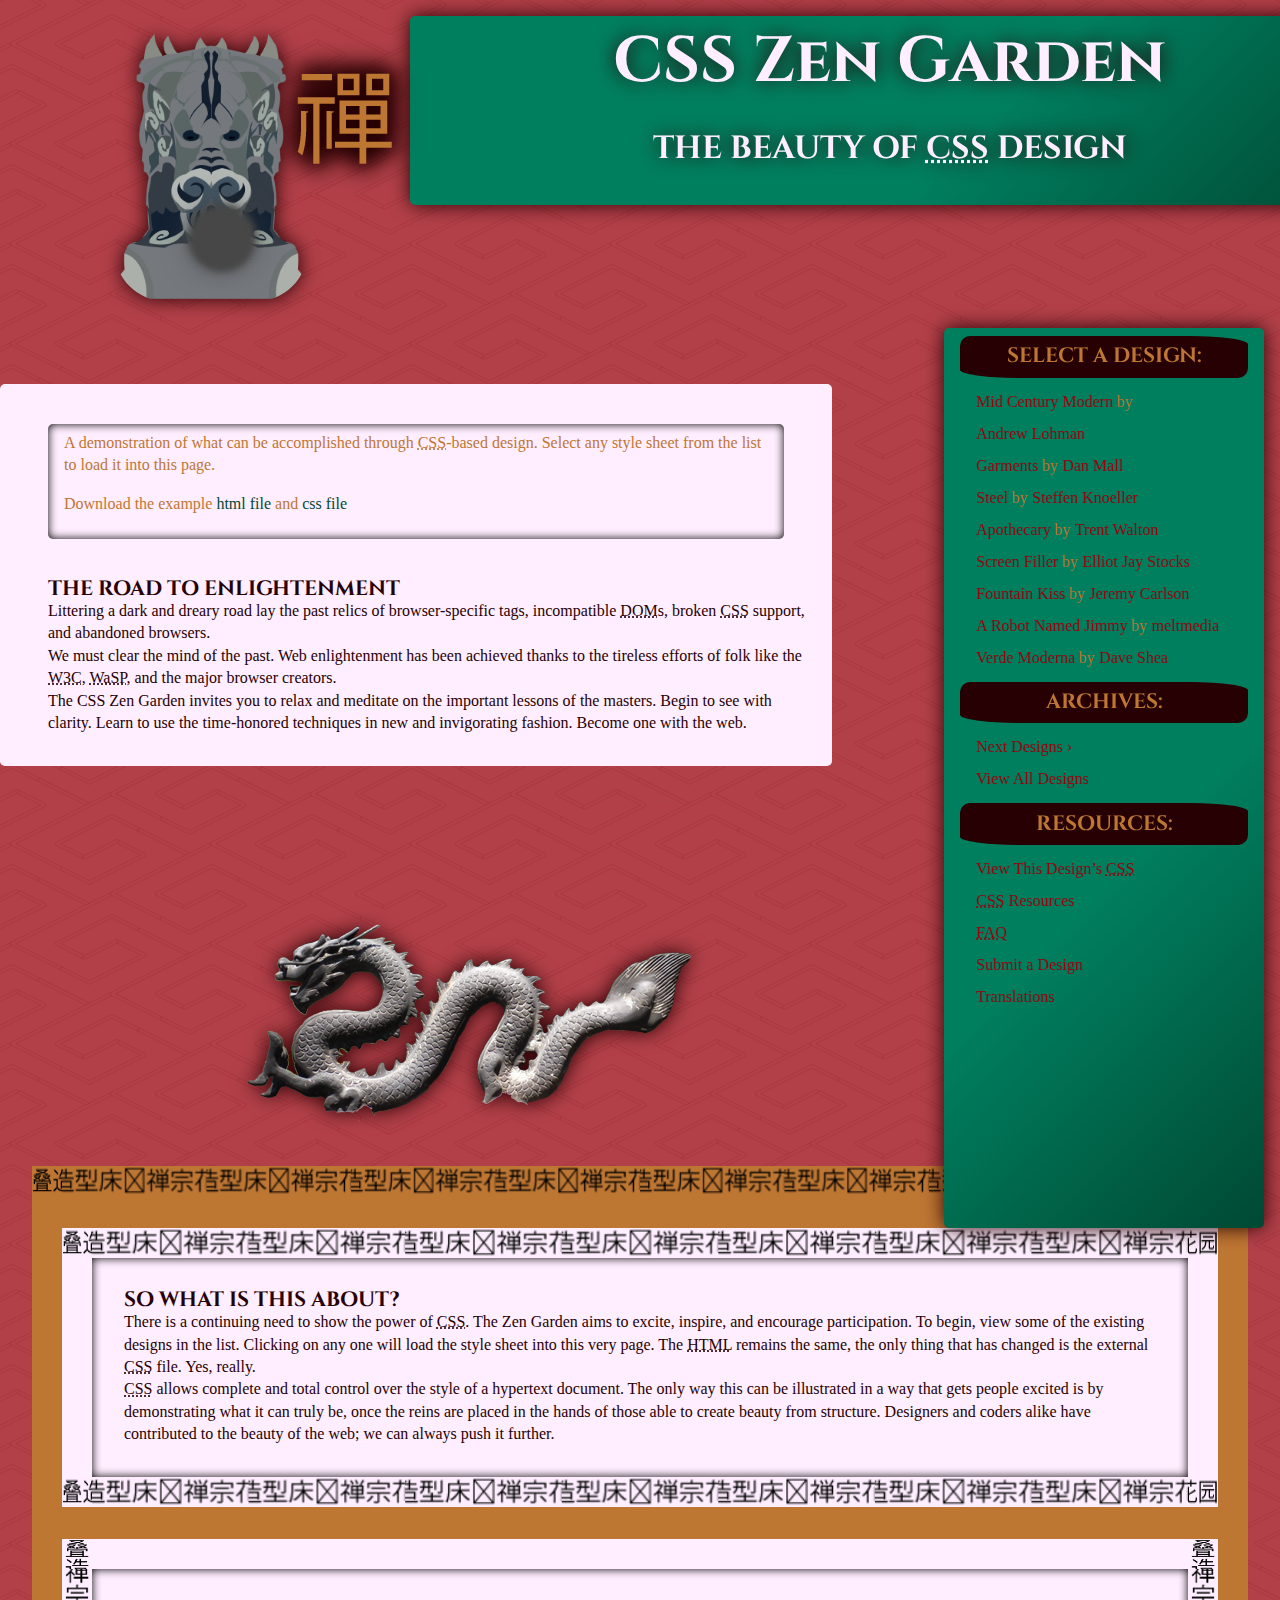
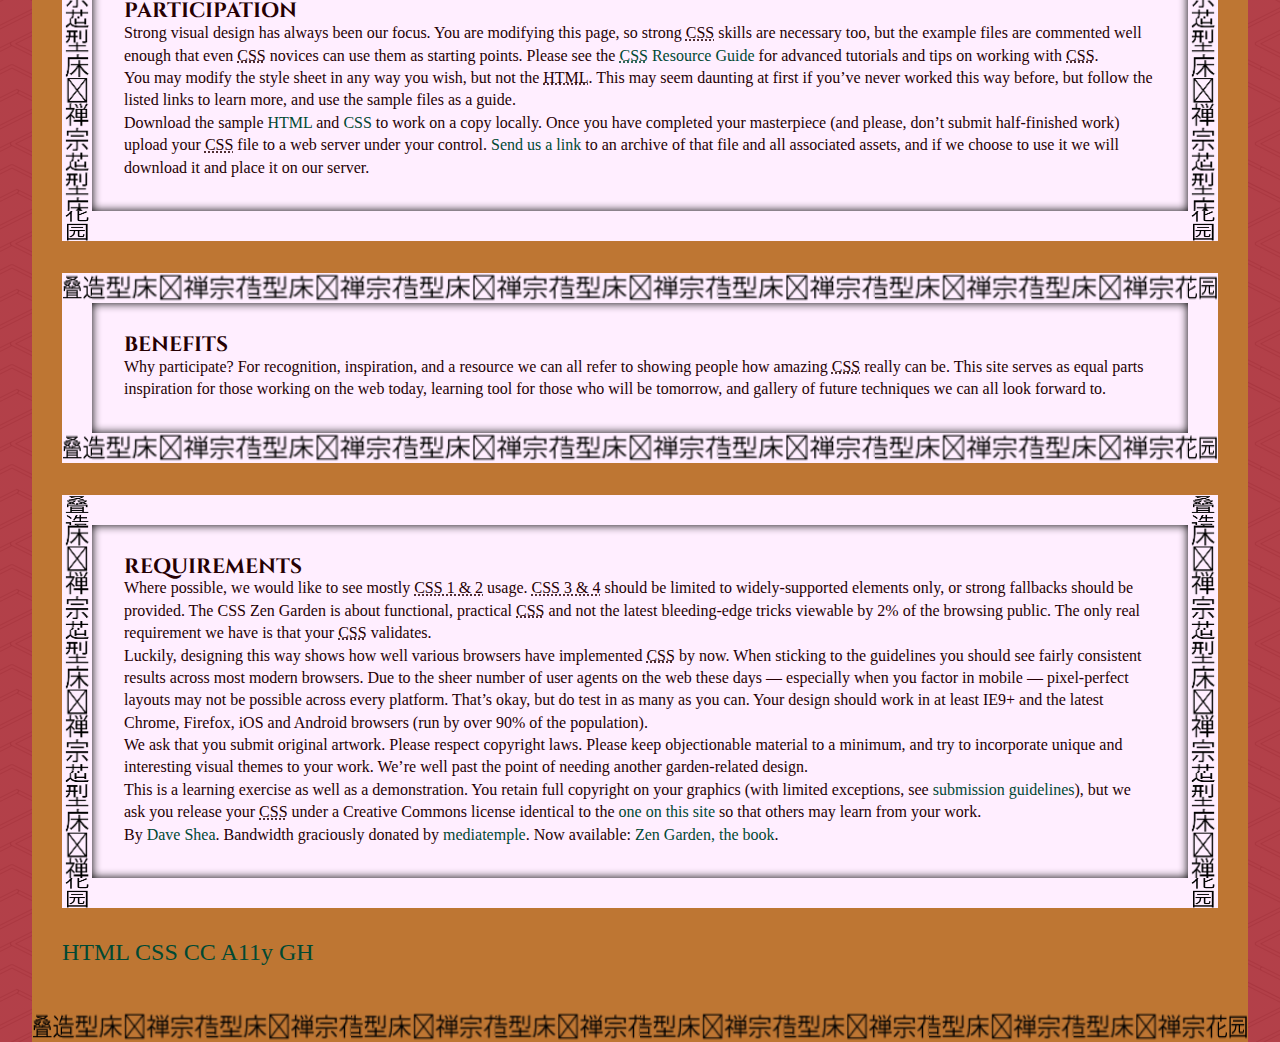
<file: index.html>
<!DOCTYPE html>
<html lang="en">
<head>
	<meta charset="utf-8">
	<title>CSS Zen Garden: The Beauty of CSS Design</title>

	<link rel="stylesheet" media="screen" href="style.css">
	<link rel="alternate" type="application/rss+xml" title="RSS" href="http://www.csszengarden.com/zengarden.xml">

	<meta name="viewport" content="width=device-width, initial-scale=1.0">
	<meta name="author" content="Dave Shea">
	<meta name="description" content="A demonstration of what can be accomplished visually through CSS-based design.">
	<meta name="robots" content="all">


	<!--[if lt IE 9]>
	<script src="script/html5shiv.js"></script>
	<![endif]-->
</head>

<!--



	View source is a feature, not a bug. Thanks for your curiosity and
	interest in participating!

	Here are the submission guidelines for the new and improved csszengarden.com:

	- CSS3? Of course! Prefix for ALL browsers where necessary.
	- go responsive; test your layout at multiple screen sizes.
	- your browser testing baseline: IE9+, recent Chrome/Firefox/Safari, and iOS/Android
	- Graceful degradation is acceptable, and in fact highly encouraged.
	- use classes for styling. Don't use ids.
	- web fonts are cool, just make sure you have a license to share the files. Hosted 
	  services that are applied via the CSS file (ie. Google Fonts) will work fine, but
	  most that require custom HTML won't. TypeKit is supported, see the readme on this
	  page for usage instructions: https://github.com/mezzoblue/csszengarden.com/

	And a few tips on building your CSS file:

	- use :first-child, :last-child and :nth-child to get at non-classed elements
	- use ::before and ::after to create pseudo-elements for extra styling
	- use multiple background images to apply as many as you need to any element
	- use the Kellum Method for image replacement, if still needed. http://goo.gl/GXxdI
	- don't rely on the extra divs at the bottom. Use ::before and ::after instead.

		
-->

<body id="css-zen-garden">
<div class="page-wrapper"> 

	<section class="intro" id="zen-intro">
		<header role="banner">
			<h1>CSS Zen Garden</h1>
			<h2>The Beauty of <abbr title="Cascading Style Sheets">CSS</abbr> Design</h2>
		</header>

		<div class="summary" id="zen-summary" role="article">
			<p>A demonstration of what can be accomplished through <abbr title="Cascading Style Sheets">CSS</abbr>-based design. Select any style sheet from the list to load it into this page.</p>
			<p>Download the example <a href="/examples/index" title="This page's source HTML code, not to be modified.">html file</a> and <a href="/examples/style.css" title="This page's sample CSS, the file you may modify.">css file</a></p>
		</div>

		<div class="preamble" id="zen-preamble" role="article">
			<h3>The Road to Enlightenment</h3>
			<p>Littering a dark and dreary road lay the past relics of browser-specific tags, incompatible <abbr title="Document Object Model">DOM</abbr>s, broken <abbr title="Cascading Style Sheets">CSS</abbr> support, and abandoned browsers.</p>
			<p>We must clear the mind of the past. Web enlightenment has been achieved thanks to the tireless efforts of folk like the <abbr title="World Wide Web Consortium">W3C</abbr>, <abbr title="Web Standards Project">WaSP</abbr>, and the major browser creators.</p>
			<p>The CSS Zen Garden invites you to relax and meditate on the important lessons of the masters. Begin to see with clarity. Learn to use the time-honored techniques in new and invigorating fashion. Become one with the web.</p>
		</div>
	</section>

	<div class="main supporting" id="zen-supporting" role="main">
		<div class="explanation" id="zen-explanation" role="article">
			<h3>So What is This About?</h3>
			<p>There is a continuing need to show the power of <abbr title="Cascading Style Sheets">CSS</abbr>. The Zen Garden aims to excite, inspire, and encourage participation. To begin, view some of the existing designs in the list. Clicking on any one will load the style sheet into this very page. The <abbr title="HyperText Markup Language">HTML</abbr> remains the same, the only thing that has changed is the external <abbr title="Cascading Style Sheets">CSS</abbr> file. Yes, really.</p>
			<p><abbr title="Cascading Style Sheets">CSS</abbr> allows complete and total control over the style of a hypertext document. The only way this can be illustrated in a way that gets people excited is by demonstrating what it can truly be, once the reins are placed in the hands of those able to create beauty from structure. Designers and coders alike have contributed to the beauty of the web; we can always push it further.</p>
		</div>

		<div class="participation" id="zen-participation" role="article">
			<h3>Participation</h3>
			<p>Strong visual design has always been our focus. You are modifying this page, so strong <abbr title="Cascading Style Sheets">CSS</abbr> skills are necessary too, but the example files are commented well enough that even <abbr title="Cascading Style Sheets">CSS</abbr> novices can use them as starting points. Please see the <a href="http://www.mezzoblue.com/zengarden/resources/" title="A listing of CSS-related resources"><abbr title="Cascading Style Sheets">CSS</abbr> Resource Guide</a> for advanced tutorials and tips on working with <abbr title="Cascading Style Sheets">CSS</abbr>.</p>
			<p>You may modify the style sheet in any way you wish, but not the <abbr title="HyperText Markup Language">HTML</abbr>. This may seem daunting at first if you&#8217;ve never worked this way before, but follow the listed links to learn more, and use the sample files as a guide.</p>
			<p>Download the sample <a href="/examples/index" title="This page's source HTML code, not to be modified.">HTML</a> and <a href="/examples/style.css" title="This page's sample CSS, the file you may modify.">CSS</a> to work on a copy locally. Once you have completed your masterpiece (and please, don&#8217;t submit half-finished work) upload your <abbr title="Cascading Style Sheets">CSS</abbr> file to a web server under your control. <a href="http://www.mezzoblue.com/zengarden/submit/" title="Use the contact form to send us your CSS file">Send us a link</a> to an archive of that file and all associated assets, and if we choose to use it we will download it and place it on our server.</p>
		</div>

		<div class="benefits" id="zen-benefits" role="article">
			<h3>Benefits</h3>
			<p>Why participate? For recognition, inspiration, and a resource we can all refer to showing people how amazing <abbr title="Cascading Style Sheets">CSS</abbr> really can be. This site serves as equal parts inspiration for those working on the web today, learning tool for those who will be tomorrow, and gallery of future techniques we can all look forward to.</p>
		</div>

		<div class="requirements" id="zen-requirements" role="article">
			<h3>Requirements</h3>
			<p>Where possible, we would like to see mostly <abbr title="Cascading Style Sheets, levels 1 and 2">CSS 1 &amp; 2</abbr> usage. <abbr title="Cascading Style Sheets, levels 3 and 4">CSS 3 &amp; 4</abbr> should be limited to widely-supported elements only, or strong fallbacks should be provided. The CSS Zen Garden is about functional, practical <abbr title="Cascading Style Sheets">CSS</abbr> and not the latest bleeding-edge tricks viewable by 2% of the browsing public. The only real requirement we have is that your <abbr title="Cascading Style Sheets">CSS</abbr> validates.</p>
			<p>Luckily, designing this way shows how well various browsers have implemented <abbr title="Cascading Style Sheets">CSS</abbr> by now. When sticking to the guidelines you should see fairly consistent results across most modern browsers. Due to the sheer number of user agents on the web these days &#8212; especially when you factor in mobile &#8212; pixel-perfect layouts may not be possible across every platform. That&#8217;s okay, but do test in as many as you can. Your design should work in at least IE9+ and the latest Chrome, Firefox, iOS and Android browsers (run by over 90% of the population).</p>
			<p>We ask that you submit original artwork. Please respect copyright laws. Please keep objectionable material to a minimum, and try to incorporate unique and interesting visual themes to your work. We&#8217;re well past the point of needing another garden-related design.</p>
			<p>This is a learning exercise as well as a demonstration. You retain full copyright on your graphics (with limited exceptions, see <a href="http://www.mezzoblue.com/zengarden/submit/guidelines/">submission guidelines</a>), but we ask you release your <abbr title="Cascading Style Sheets">CSS</abbr> under a Creative Commons license identical to the <a href="http://creativecommons.org/licenses/by-nc-sa/3.0/" title="View the Zen Garden's license information.">one on this site</a> so that others may learn from your work.</p>
			<p role="contentinfo">By <a href="http://www.mezzoblue.com/">Dave Shea</a>. Bandwidth graciously donated by <a href="http://www.mediatemple.net/">mediatemple</a>. Now available: <a href="http://www.amazon.com/exec/obidos/ASIN/0321303474/mezzoblue-20/">Zen Garden, the book</a>.</p>
		</div>

		<footer>
			<a href="http://validator.w3.org/check/referer" title="Check the validity of this site&#8217;s HTML" class="zen-validate-html">HTML</a>
			<a href="http://jigsaw.w3.org/css-validator/check/referer" title="Check the validity of this site&#8217;s CSS" class="zen-validate-css">CSS</a>
			<a href="http://creativecommons.org/licenses/by-nc-sa/3.0/" title="View the Creative Commons license of this site: Attribution-NonCommercial-ShareAlike." class="zen-license">CC</a>
			<a href="http://mezzoblue.com/zengarden/faq/#aaa" title="Read about the accessibility of this site" class="zen-accessibility">A11y</a>
			<a href="https://github.com/mezzoblue/csszengarden.com" title="Fork this site on Github" class="zen-github">GH</a>
		</footer>

	</div>

	<aside class="sidebar" role="complementary">
		<div class="wrapper">

			<div class="design-selection" id="design-selection">
				<h3 class="select">Select a Design:</h3>
				<nav role="navigation">
					<ul>
					<li>
						<a href="/221/" class="design-name">Mid Century Modern</a> by						<a href="http://andrewlohman.com/" class="designer-name">Andrew Lohman</a>
					</li>					<li>
						<a href="/220/" class="design-name">Garments</a> by						<a href="http://danielmall.com/" class="designer-name">Dan Mall</a>
					</li>					<li>
						<a href="/219/" class="design-name">Steel</a> by						<a href="http://steffen-knoeller.de" class="designer-name">Steffen Knoeller</a>
					</li>					<li>
						<a href="/218/" class="design-name">Apothecary</a> by						<a href="http://trentwalton.com" class="designer-name">Trent Walton</a>
					</li>					<li>
						<a href="/217/" class="design-name">Screen Filler</a> by						<a href="http://elliotjaystocks.com/" class="designer-name">Elliot Jay Stocks</a>
					</li>					<li>
						<a href="/216/" class="design-name">Fountain Kiss</a> by						<a href="http://jeremycarlson.com" class="designer-name">Jeremy Carlson</a>
					</li>					<li>
						<a href="/215/" class="design-name">A Robot Named Jimmy</a> by						<a href="http://meltmedia.com/" class="designer-name">meltmedia</a>
					</li>					<li>
						<a href="/214/" class="design-name">Verde Moderna</a> by						<a href="http://www.mezzoblue.com/" class="designer-name">Dave Shea</a>
					</li>					</ul>
				</nav>
			</div>

			<div class="design-archives" id="design-archives">
				<h3 class="archives">Archives:</h3>
				<nav role="navigation">
					<ul>
						<li class="next">
							<a href="/214/page1">
								Next Designs <span class="indicator">&rsaquo;</span>
							</a>
						</li>
						<li class="viewall">
							<a href="http://www.mezzoblue.com/zengarden/alldesigns/" title="View every submission to the Zen Garden.">
								View All Designs							</a>
						</li>
					</ul>
				</nav>
			</div>

			<div class="zen-resources" id="zen-resources">
				<h3 class="resources">Resources:</h3>
				<ul>
					<li class="view-css">
						<a href="style.css" title="View the source CSS file of the currently-viewed design.">
							View This Design&#8217;s <abbr title="Cascading Style Sheets">CSS</abbr>						</a>
					</li>
					<li class="css-resources">
						<a href="http://www.mezzoblue.com/zengarden/resources/" title="Links to great sites with information on using CSS.">
							<abbr title="Cascading Style Sheets">CSS</abbr> Resources						</a>
					</li>
					<li class="zen-faq">
						<a href="http://www.mezzoblue.com/zengarden/faq/" title="A list of Frequently Asked Questions about the Zen Garden.">
							<abbr title="Frequently Asked Questions">FAQ</abbr>						</a>
					</li>
					<li class="zen-submit">
						<a href="http://www.mezzoblue.com/zengarden/submit/" title="Send in your own CSS file.">
							Submit a Design						</a>
					</li>
					<li class="zen-translations">
						<a href="http://www.mezzoblue.com/zengarden/translations/" title="View translated versions of this page.">
							Translations						</a>
					</li>
				</ul>
			</div>
		</div>
	</aside>


</div>

<!--

	These superfluous divs/spans were originally provided as catch-alls to add extra imagery.
	These days we have full ::before and ::after support, favour using those instead.
	These only remain for historical design compatibility. They might go away one day.
		
-->
<div class="extra1" role="presentation"></div><div class="extra2" role="presentation"></div><div class="extra3" role="presentation"></div>
<div class="extra4" role="presentation"></div><div class="extra5" role="presentation"></div><div class="extra6" role="presentation"></div>

</body>
</html>
</file>
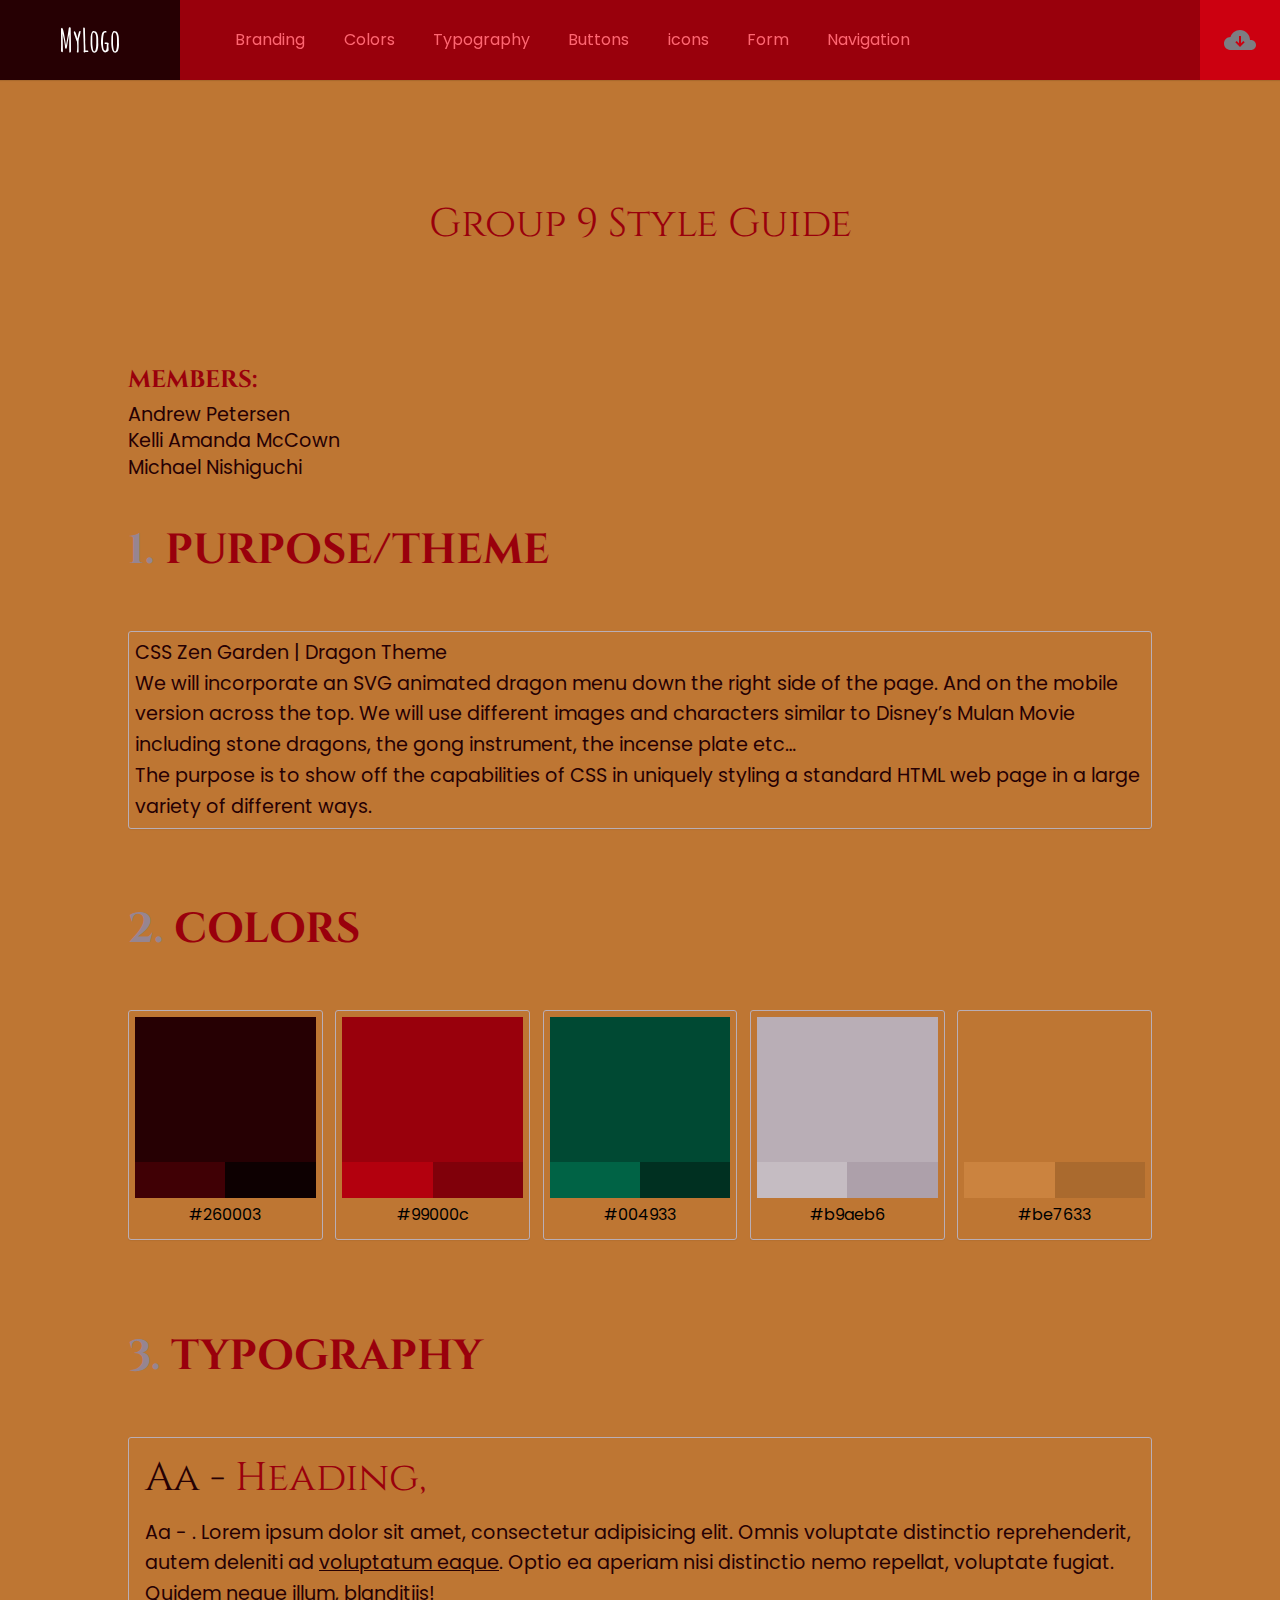
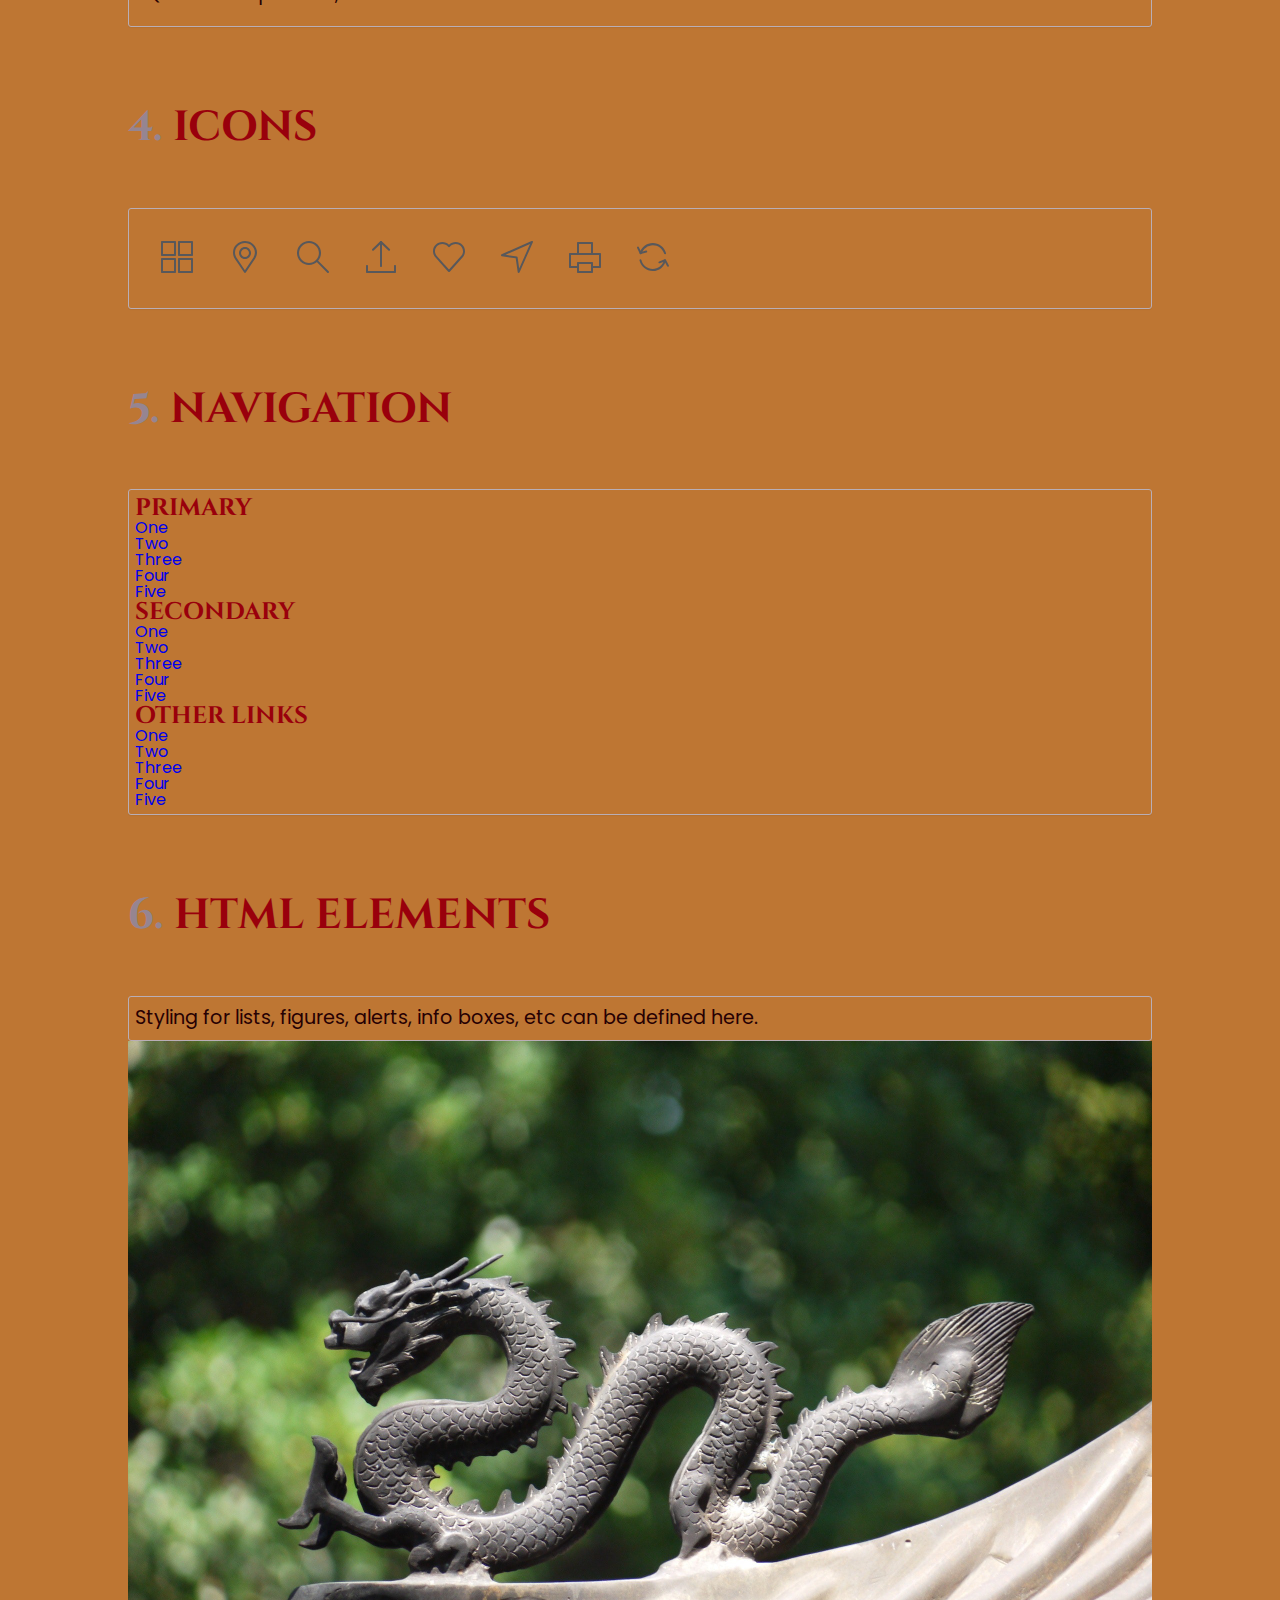
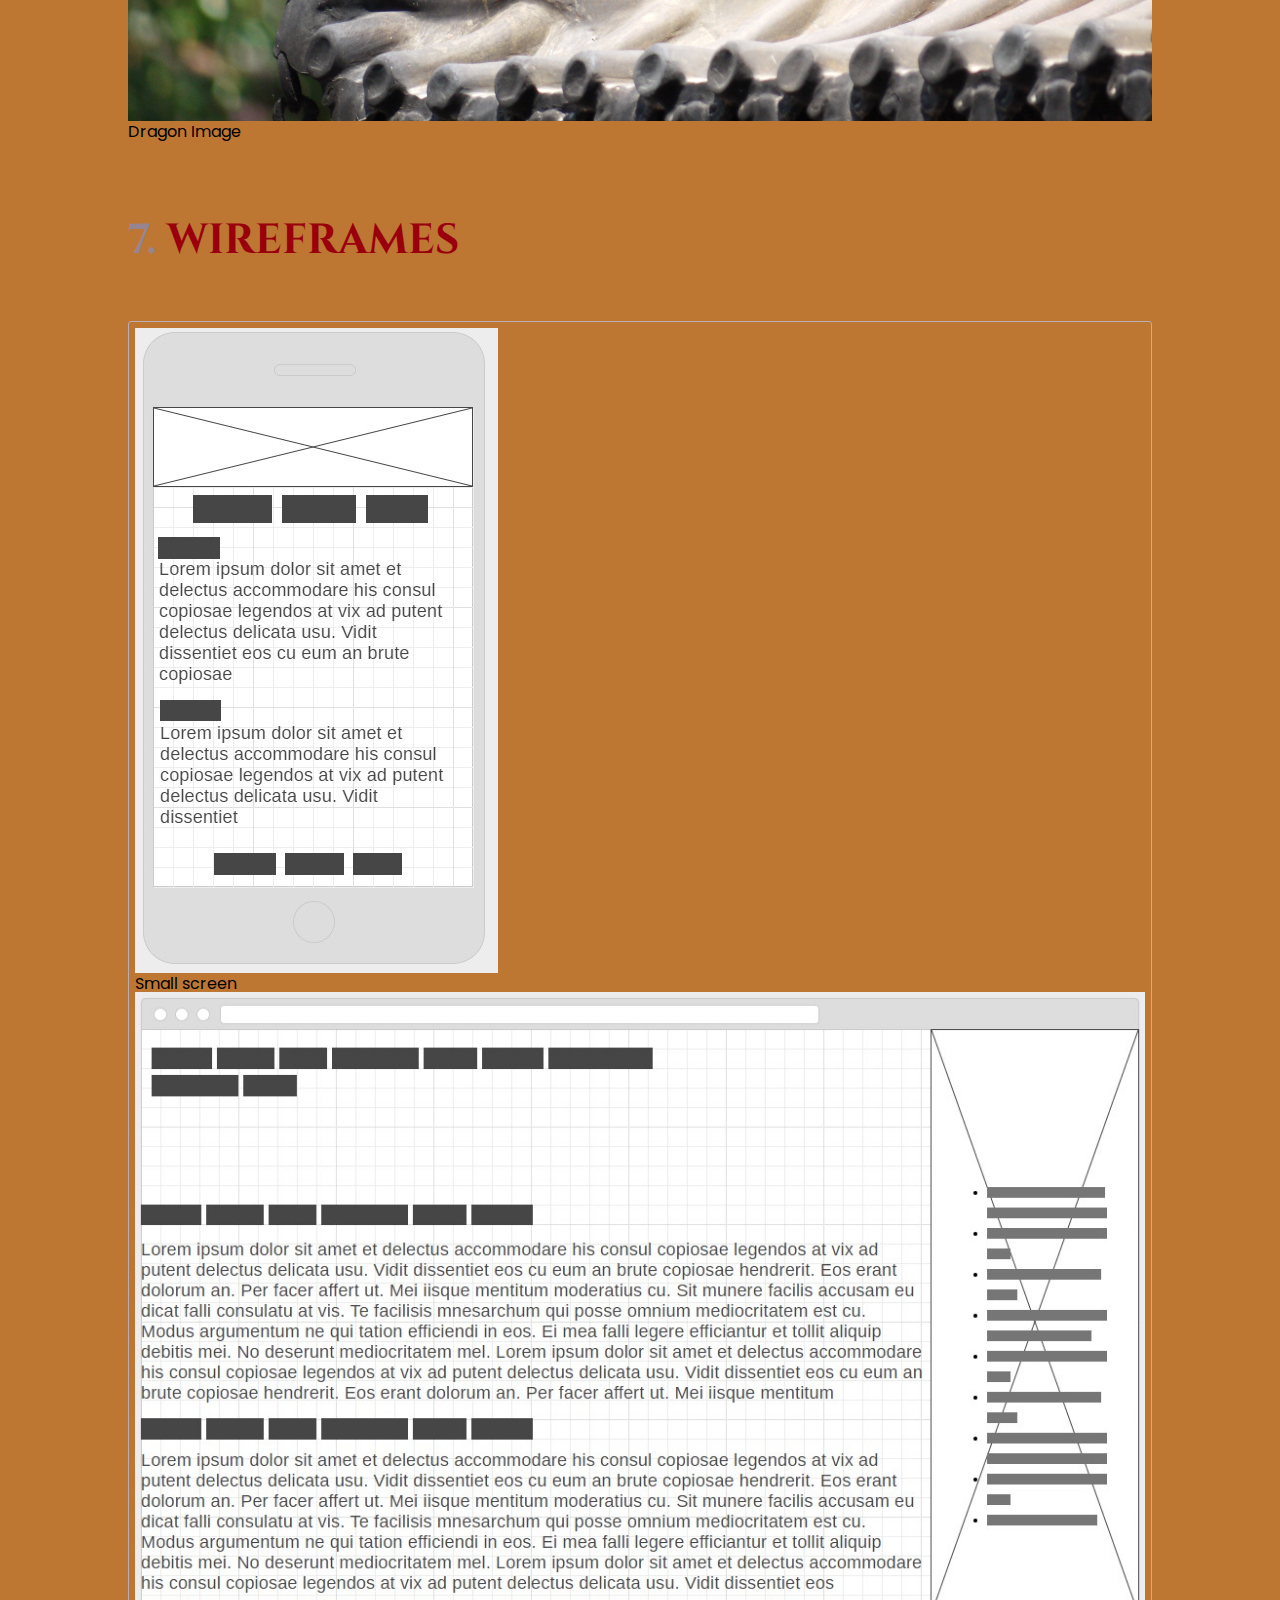
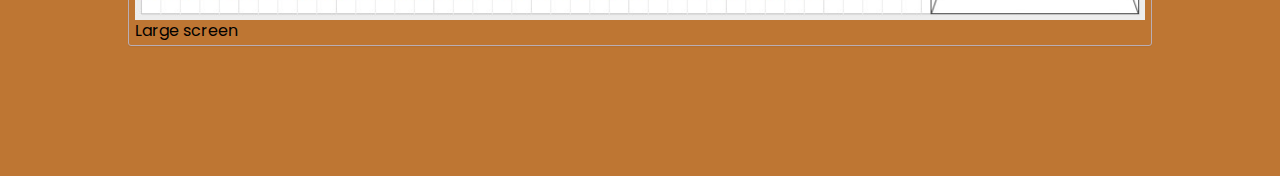
<file: style-guide/index.html>
<!doctype html>
<html lang="en" class="no-js">
<head>
	<meta charset="UTF-8">
	<meta name="viewport" content="width=device-width, initial-scale=1">

	<link href='http://fonts.googleapis.com/css?family=Open+Sans:400,300,700|Merriweather' rel='stylesheet' type='text/css'>

	<link rel="stylesheet" href="css/reset.css"> <!-- CSS reset -->
	<link rel="stylesheet" href="css/style-guide.css"> <!-- Resource style -->
	<script src="js/modernizr.js"></script> <!-- Modernizr -->
  	
	<title>Style Guide | CSS Zen Garden | Dragon Theme</title>
</head>
<body>
	<header>
		<div class="cd-logo"><img src="assets/logo.svg" alt="Logo"></div>

		<nav>
			<ul class="cd-main-nav">
				<li><a href="#branding">Branding</a></li>
				<li><a href="#colors">Colors</a></li>
				<li><a href="#typography">Typography</a></li>
				<li><a href="#buttons">Buttons</a></li>
				<li><a href="#icons">icons</a></li>
				<li><a href="#form">Form</a></li>
				<li><a href="#navigation">Navigation</a></li>
			</ul> <!-- cd-main-nav -->
		</nav>
		
		<a href="assets/assets-download-file.zip" class="cd-download"><span>Download assets</span></a>
		<a href="#0" class="cd-nav-trigger">Menu<span></span></a>
	</header>

	<main>
		<h1>Group 9 Style Guide</h1>
		<div class="members_list">
			<h3>Members:</h3>
			<ul>
				<li>Andrew Petersen</li>
				<li>Kelli Amanda McCown</li>
				<li>Michael Nishiguchi</li>
			</ul>
		</div>
		
		
        
        <section id="purpose" class="cd-purpose">
			<h2>Purpose/Theme</h2>

			<div class="cd-box">
				<p>CSS Zen Garden | Dragon Theme</p>
				<p>We will incorporate an SVG animated dragon menu down the right side of the page. And on the mobile version across the top. We will use different images and characters similar to Disney’s Mulan Movie including stone dragons, the gong instrument, the incense plate etc… </p>
				<p>The purpose is to show off the capabilities of CSS in uniquely styling a standard HTML web page in a large variety of different ways.</p>
			</div>
		</section>

		<section id="colors" class="cd-colors">
			<h2>Colors</h2>

			<ul>
				<li class="cd-box">
					<div class="cd-color-swatch"></div>
				</li>

				<li class="cd-box">
					<div class="cd-color-swatch"></div>
				</li>

				<li class="cd-box">
					<div class="cd-color-swatch"></div>
				</li>

				<li class="cd-box">
					<div class="cd-color-swatch"></div>
				</li>

				<li class="cd-box">
					<div class="cd-color-swatch"></div>
				</li>
			</ul>
		</section>

		<section id="typography" class="cd-typography">
			<h2>Typography</h2>

			<div class="cd-box">
				<h1>Heading, <span></span></h1>
				<p>Aa - <span></span>. Lorem ipsum dolor sit amet, consectetur adipisicing elit. Omnis voluptate distinctio reprehenderit, autem deleniti ad <a href="#0">voluptatum eaque</a>. Optio ea aperiam nisi distinctio nemo repellat, voluptate fugiat. Quidem neque illum, blanditiis!</p>
			</div>
		</section>

		<section id="icons" class="cd-icons">
			<h2>Icons</h2>

			<ul class="cd-box">
				<li class="cd-icon-1"></li>
				<li class="cd-icon-2"></li>
				<li class="cd-icon-3"></li>
				<li class="cd-icon-4"></li>
				<li class="cd-icon-5"></li>
				<li class="cd-icon-6"></li>
				<li class="cd-icon-7"></li>
				<li class="cd-icon-8"></li>
			</ul>
		</section>

	
		<section id="navigation" class="cd-navigation">
			
           <h2>Navigation</h2>
           <div class="cd-box">
            <div>
             <h3>Primary</h3>
            <nav class="cd-primary-nav">
            <ul >
				<li><a href="#">One</a></li>
				<li><a href="#">Two</a></li>
				<li><a href="#">Three</a></li>
				<li><a href="#">Four</a></li>
				<li><a href="#">Five</a></li>
				
			</ul>
            </nav>
            </div>
            <div >
            <h3>Secondary</h3>
            <nav class="cd-secondary-nav">
            <ul >
				<li><a href="#">One</a></li>
				<li><a href="#">Two</a></li>
				<li><a href="#">Three</a></li>
				<li><a href="#">Four</a></li>
				<li><a href="#">Five</a></li>
				
			</ul>
            </nav>
            </div>
            <div >
			<h3>Other Links</h3>
			<ul >
				<li><a href="#">One</a></li>
				<li><a href="#">Two</a></li>
				<li><a href="#">Three</a></li>
				<li><a href="#">Four</a></li>
				<li><a href="#">Five</a></li>
				
			</ul>
            </div>
            </div>
		</section>
		
		<section id="elements" class="cd-elements">
			<h2>HTML Elements</h2>
    <div class="cd-box"><p>Styling for lists, figures, alerts, info boxes, etc can be defined here.</p></div>
	<figure><img src="assets/dragon.jpg" alt="Dragon Image">
		<figcaption>Dragon Image</figcaption></figure>
		</section>
		
		<section id="wireframes" class="cd-wireframes">
			<h2>Wireframes</h2>
    <div class="cd-box">
            <figure><img src="assets/wireframe-sm.jpg" alt="Small screen wireframe">
            <figcaption>Small screen</figcaption></figure>
            <figure><img src="assets/wireframe-lg.jpg" alt="Large screen wireframe">
			<figcaption>Large screen</figcaption></figure>
            </div>
			
		</section>
		
	</main>
<script src="js/jquery-2.1.1.js"></script>
<script src="js/main.js"></script> <!-- Resource jQuery -->
</body>
</html>
</file>
<file: style-guide/css/style-guide.css>
/* -------------------------------- 

xTypography 

-------------------------------- */
@import url("https://fonts.googleapis.com/css?family=Cinzel|Hammersmith+One|Poppins");
h1, h2, h3 {
  font-family: "Cinzel", serif;
  color: #99000C; }

h1 {
  font-size: 2.25em;
  font-weight: 300;
  line-height: 1.2;
  margin: 0 0 .4em; }
  @media only screen and (min-width: 768px) {
    h1 {
      font-size: 3.2rem; } }
  @media only screen and (min-width: 1024px) {
    h1 {
      font-size: 4rem; } }

h2 {
  font-weight: bold;
  text-transform: uppercase;
  margin: 1em 0;
  font-size: 2em; }
  @media only screen and (min-width: 768px) {
    h2 {
      font-size: 2.625em;
      margin: 1em 0 1.4em; } }

h3 {
  font-weight: bold;
  text-transform: uppercase;
  font-size: 1.3em; }
  @media only screen and (min-width: 768px) {
    h3 {
      font-size: 1.5em; } }

section > h2::before {
  /* number before each section title */
  color: #968591; }

p {
  font-size: 1em;
  line-height: 1.4;
  color: #260003; }
  p a {
    color: #260003;
    text-decoration: underline; }
  @media only screen and (min-width: 768px) {
    p {
      font-size: 1.2em;
      line-height: 1.6; } }

/* -------------------------------- 

xOur Group Names List 
-- AP
-------------------------------- */
.members_list h3 {
  margin-bottom: 0.4em; }
.members_list li {
  font-size: 1em;
  line-height: 1.6;
  color: #260003; }
  @media only screen and (min-width: 768px) {
    .members_list li {
      font-size: 1.2em;
      line-height: 1.4; } }

/* ********************************
*
*   I didn't really see anything of an 
*   html elements style section, so I 
*   just copied this in for it.
*   -- AP
*
************************************/
/* -------------------------------- 

xPatterns

-------------------------------- */
.cd-box {
  /* this is the container of various design elements - i.e. the 2 logo of the branding section */
  border: 1px solid #B9AEB6;
  border-radius: 3px;
  background: #BE7633;
  box-shadow: 0 1px 1px rgba(0, 0, 0, 0.05);
  padding: 6px; }

/* -------------------------------- 

xColors

-------------------------------- */
/* -------------------------------- 

xNavigation 

-------------------------------- */
header {
  background-color: #99000C; }

.cd-logo {
  /* logo box style */
  background-color: #260003;
  width: 120px; }
  @media only screen and (min-width: 1024px) {
    .cd-logo {
      width: 180px; } }

.cd-main-nav {
  /* main navigation background color - full screen on small devices */
  background: #99000C; }
  .cd-main-nav li a {
    color: #BE7633;
    border-color: #b3000e; }
  @media only screen and (min-width: 1024px) {
    .cd-main-nav li a {
      color: #ff6672; }
      .cd-main-nav li a.selected {
        color: #BE7633;
        box-shadow: 0 2px 0 #260003; }
      .no-touch .cd-main-nav li a:hover {
        color: #BE7633; } }

.cd-nav-trigger span {
  /* hamburger menu */
  background-color: #BE7633; }
  .cd-nav-trigger span::before, .cd-nav-trigger span::after {
    /* upper and lower lines */
    background-color: #BE7633; }

.nav-is-visible .cd-nav-trigger span {
  /* hide line in the center on mobile when nav is visible */
  background-color: rgba(190, 118, 51, 0); }
  .nav-is-visible .cd-nav-trigger span::before, .nav-is-visible .cd-nav-trigger span::after {
    /* preserve visibility of upper and lower lines - close icon */
    background-color: #be7633; }

.cd-download {
  /* download button top-right visible on big devices */
  background-color: #cc0010; }
  .no-touch .cd-download:hover {
    background-color: #e60012; }
  .cd-download span {
    /* tooltip */
    background: #260003;
    color: #BE7633; }
    .cd-download span::before {
      /* right arrow color */
      border-color: #260003; }

/* -------------------------------- 

xIcons 

-------------------------------- */
.cd-icons li {
  /* icons size */
  width: 32px;
  height: 32px; }

/* -------------------------------- 

xBackground 

-------------------------------- */
body {
  /* this is the page background */
  background-color: #BE7633; }

/* -------------------------------- 

xPage title 

-------------------------------- */
main > h1 {
  color: #99000C; }
  @media only screen and (min-width: 1600px) {
    main > h1 {
      /* title goes into the header on big devices */
      color: #BE7633; } }

/* -------------------------------- 

xBasic style

-------------------------------- */
*, *::after, *::before {
  -webkit-box-sizing: border-box;
  -moz-box-sizing: border-box;
  box-sizing: border-box; }

html * {
  -webkit-font-smoothing: antialiased;
  -moz-osx-font-smoothing: grayscale; }

html {
  font-size: 62.5%; }

body {
  font-size: 1.6rem;
  font-family: "Poppins", sans-serif; }

a {
  text-decoration: none; }

img {
  max-width: 100%; }

input, textarea, select {
  font-family: "Poppins", sans-serif;
  font-size: 1.6rem; }

header {
  position: fixed;
  height: 50px;
  width: 100%;
  top: 0;
  left: 0;
  box-shadow: 0 1px 1px rgba(0, 0, 0, 0.1);
  z-index: 10; }
  header nav {
    display: inline-block; }
  @media only screen and (min-width: 1024px) {
    header {
      height: 80px; }
      header::after {
        clear: both;
        content: "";
        display: block; } }

.cd-logo {
  display: inline-block;
  height: 100%;
  position: relative; }
  .cd-logo img {
    position: absolute;
    display: block;
    top: 50%;
    left: 50%;
    -webkit-transform: translateX(-50%) translateY(-50%);
    -moz-transform: translateX(-50%) translateY(-50%);
    -ms-transform: translateX(-50%) translateY(-50%);
    -o-transform: translateX(-50%) translateY(-50%);
    transform: translateX(-50%) translateY(-50%); }
  @media only screen and (min-width: 1600px) {
    .cd-logo {
      margin-left: 5%; } }

.cd-nav-trigger {
  display: block;
  position: absolute;
  right: 0;
  top: 0;
  height: 100%;
  width: 50px;
  overflow: hidden;
  white-space: nowrap;
  color: transparent; }
  .cd-nav-trigger span {
    position: absolute;
    height: 2px;
    width: 20px;
    top: 50%;
    margin-top: -1px;
    left: 50%;
    margin-left: -10px;
    -webkit-transition: background-color 0.3s 0.3s;
    -moz-transition: background-color 0.3s 0.3s;
    transition: background-color 0.3s 0.3s; }
    .cd-nav-trigger span::before, .cd-nav-trigger span::after {
      content: '';
      position: absolute;
      width: 100%;
      height: 100%;
      /* Force Hardware Acceleration in WebKit */
      -webkit-transform: translateZ(0);
      -moz-transform: translateZ(0);
      -ms-transform: translateZ(0);
      -o-transform: translateZ(0);
      transform: translateZ(0);
      -webkit-backface-visibility: hidden;
      backface-visibility: hidden;
      will-change: transform;
      -webkit-transition: transform 0.3s 0.3s;
      -moz-transition: transform 0.3s 0.3s;
      transition: transform 0.3s 0.3s; }
    .cd-nav-trigger span::before {
      -webkit-transform: translateY(-6px);
      -moz-transform: translateY(-6px);
      -ms-transform: translateY(-6px);
      -o-transform: translateY(-6px);
      transform: translateY(-6px); }
    .cd-nav-trigger span::after {
      -webkit-transform: translateY(6px);
      -moz-transform: translateY(6px);
      -ms-transform: translateY(6px);
      -o-transform: translateY(6px);
      transform: translateY(6px); }
  @media only screen and (min-width: 1024px) {
    .cd-nav-trigger {
      display: none; } }

.cd-main-nav {
  position: fixed;
  top: 0;
  left: 0;
  width: 100%;
  height: 100vh;
  padding: 50px 0;
  text-align: center;
  -webkit-transform: translateY(-100%);
  -moz-transform: translateY(-100%);
  -ms-transform: translateY(-100%);
  -o-transform: translateY(-100%);
  transform: translateY(-100%);
  -webkit-transition: transform 0.3s;
  -moz-transition: transform 0.3s;
  transition: transform 0.3s; }
  .cd-main-nav li a {
    display: block;
    font-size: 1.8rem;
    padding: 1em 0;
    border-bottom-width: 1px;
    border-style: solid; }
  .cd-main-nav li:first-of-type a {
    border-top-width: 1px; }
  @media only screen and (min-width: 1024px) {
    .cd-main-nav {
      position: static;
      display: table;
      -webkit-transform: translateY(0);
      -moz-transform: translateY(0);
      -ms-transform: translateY(0);
      -o-transform: translateY(0);
      transform: translateY(0);
      width: auto;
      height: 80px;
      background: transparent;
      padding: 0 2em;
      text-align: left; }
      .cd-main-nav li {
        display: table-cell;
        vertical-align: middle;
        padding: 0 1em; }
      .cd-main-nav li a {
        display: inline-block;
        font-size: 1.6rem;
        padding: .4em .2em;
        border-bottom: none;
        -webkit-transition: all 0.2s;
        -moz-transition: all 0.2s;
        transition: all 0.2s; }
      .cd-main-nav li:first-of-type a {
        border-top: none; } }
  @media only screen and (min-width: 1600px) {
    .cd-main-nav {
      display: none; } }

.nav-is-visible .cd-nav-trigger span::before {
  -webkit-transform: translateY(0) rotate(-45deg);
  -moz-transform: translateY(0) rotate(-45deg);
  -ms-transform: translateY(0) rotate(-45deg);
  -o-transform: translateY(0) rotate(-45deg);
  transform: translateY(0) rotate(-45deg); }
.nav-is-visible .cd-nav-trigger span::after {
  -webkit-transform: translateY(0) rotate(45deg);
  -moz-transform: translateY(0) rotate(45deg);
  -ms-transform: translateY(0) rotate(45deg);
  -o-transform: translateY(0) rotate(45deg);
  transform: translateY(0) rotate(45deg); }
.nav-is-visible .cd-main-nav {
  -webkit-transform: translateY(0);
  -moz-transform: translateY(0);
  -ms-transform: translateY(0);
  -o-transform: translateY(0);
  transform: translateY(0); }

.cd-download {
  position: absolute;
  top: 0;
  right: 0;
  height: 100%;
  width: 80px;
  background-image: url("../assets/icon-download.svg");
  background-position: center center;
  background-repeat: no-repeat;
  display: none;
  -webkit-transition: background-color 0.2s;
  -moz-transition: background-color 0.2s;
  transition: background-color 0.2s; }
  .cd-download span {
    /* tooltip */
    position: absolute;
    right: 120%;
    top: 50%;
    margin-top: -20px;
    width: 140px;
    height: 40px;
    line-height: 40px;
    white-space: nowrap;
    text-align: center;
    font-size: 1.2rem;
    -webkit-transition: opacity .2s 0s, visibility 0s .2s;
    -moz-transition: opacity .2s 0s, visibility 0s .2s;
    transition: opacity .2s 0s, visibility 0s .2s; }
    .cd-download span::before {
      /* right arrow */
      content: '';
      position: absolute;
      top: 12px;
      left: 100%;
      height: 0;
      width: 0;
      border-width: 8px;
      border-style: solid;
      border-top-color: transparent;
      border-bottom-color: transparent;
      border-right-color: transparent; }
  .no-touch .cd-download:hover span {
    opacity: 1;
    visibility: visible;
    -webkit-transition: opacity .2s 0s, visibility 0s 0s;
    -moz-transition: opacity .2s 0s, visibility 0s 0s;
    transition: opacity .2s 0s, visibility 0s 0s; }
  @media only screen and (min-width: 1024px) {
    .cd-download {
      display: block; }
      .cd-download span {
        opacity: 0;
        visibility: hidden; } }
  @media only screen and (min-width: 1600px) {
    .cd-download {
      right: 5%; } }

main {
  width: 90%;
  max-width: 1024px;
  margin: 0 auto;
  padding: 50px 0; }
  main > h1 {
    text-align: center;
    margin: 3em 0; }
  @media only screen and (min-width: 1024px) {
    main {
      padding-top: 80px; } }
  @media only screen and (min-width: 1600px) {
    main {
      max-width: none;
      padding: 120px 0 50px; }
      main > h1 {
        position: fixed;
        top: 0;
        left: 50%;
        height: 80px;
        line-height: 80px;
        width: 400px;
        margin: 0 0 0 -200px;
        font-size: 2.6rem;
        z-index: 20; } }

section {
  margin: 3em 0; }
  section::after {
    clear: both;
    content: "";
    display: block; }
  section:nth-of-type(1) h2::before {
    content: '1. '; }
  section:nth-of-type(2) h2::before {
    content: '2. '; }
  section:nth-of-type(3) h2::before {
    content: '3. '; }
  section:nth-of-type(4) h2::before {
    content: '4. '; }
  section:nth-of-type(5) h2::before {
    content: '5. '; }
  section:nth-of-type(6) h2::before {
    content: '6. '; }
  section:nth-of-type(7) h2::before {
    content: '7. '; }
  section:nth-of-type(8) h2::before {
    content: '8. '; }
  section:nth-of-type(9) h2::before {
    content: '9. '; }
  section:nth-of-type(10) h2::before {
    content: '10. '; }
  @media only screen and (min-width: 768px) {
    section {
      margin: 3em 0 5em; } }
  @media only screen and (min-width: 1600px) {
    section {
      width: 48%;
      float: left;
      margin: 0 4% 4em 0; }
      section:nth-of-type(2n) {
        margin-right: 0; } }

/* xBranding section - basic style */
.cd-branding .cd-box {
  margin-bottom: 1em; }
.cd-branding img {
  display: block;
  width: 100%; }
.cd-branding ul:last-of-type {
  padding-top: .6em; }
  .cd-branding ul:last-of-type li {
    display: inline-block;
    margin-right: 1em; }
  .cd-branding ul:last-of-type li:nth-of-type(1) img {
    width: 90px;
    height: 90px;
    border-radius: 1em; }
  .cd-branding ul:last-of-type li:nth-of-type(2) img {
    width: 60px;
    height: 60px;
    border-radius: .6em; }
  .cd-branding ul:last-of-type li:nth-of-type(3) img {
    width: 32px;
    height: 32px;
    border-radius: .4em; }
  .cd-branding ul:last-of-type li:nth-of-type(4) img {
    width: 16px;
    height: 16px;
    border-radius: .2em; }
@media only screen and (min-width: 768px) {
  .cd-branding .cd-box {
    width: 49%;
    float: left;
    margin: 0 2% 2em 0; }
    .cd-branding .cd-box:nth-of-type(2n) {
      margin-right: 0; }
  .cd-branding ul:last-of-type {
    clear: left; }
    .cd-branding ul:last-of-type li {
      margin-right: 3em; } }

/* xColor section - basic style */
.cd-colors li {
  text-align: center;
  width: 48%;
  float: left;
  margin: 0 4% 1em 0; }
  .cd-colors li:nth-of-type(2n) {
    margin-right: 0; }
.cd-colors .cd-color-swatch {
  position: relative;
  width: 100%;
  padding: 50% 0; }
  .cd-colors .cd-color-swatch::before, .cd-colors .cd-color-swatch::after {
    /* lighter and darker color shades of the same swatch */
    content: '';
    position: absolute;
    bottom: 0;
    width: 50%;
    height: 20%; }
  .cd-colors .cd-color-swatch::before {
    left: 0; }
  .cd-colors .cd-color-swatch::after {
    right: 0; }
.cd-colors b {
  display: block;
  padding: .6em 0; }
.cd-colors li:nth-of-type(1) .cd-color-swatch {
  background: #260003; }
  .cd-colors li:nth-of-type(1) .cd-color-swatch::before {
    background: #400005; }
  .cd-colors li:nth-of-type(1) .cd-color-swatch::after {
    background: #0d0001; }
.cd-colors li:nth-of-type(2) .cd-color-swatch {
  background: #99000C; }
  .cd-colors li:nth-of-type(2) .cd-color-swatch::before {
    background: #b3000e; }
  .cd-colors li:nth-of-type(2) .cd-color-swatch::after {
    background: #80000a; }
.cd-colors li:nth-of-type(3) .cd-color-swatch {
  background: #004933; }
  .cd-colors li:nth-of-type(3) .cd-color-swatch::before {
    background: #006345; }
  .cd-colors li:nth-of-type(3) .cd-color-swatch::after {
    background: #003021; }
.cd-colors li:nth-of-type(4) .cd-color-swatch {
  background: #B9AEB6; }
  .cd-colors li:nth-of-type(4) .cd-color-swatch::before {
    background: #c5bcc2; }
  .cd-colors li:nth-of-type(4) .cd-color-swatch::after {
    background: #ada0aa; }
.cd-colors li:nth-of-type(5) .cd-color-swatch {
  background: #BE7633; }
  .cd-colors li:nth-of-type(5) .cd-color-swatch::before {
    background: #cb833f; }
  .cd-colors li:nth-of-type(5) .cd-color-swatch::after {
    background: #aa6a2e; }
@media only screen and (min-width: 768px) {
  .cd-colors li {
    width: 19%;
    float: left;
    margin: 0 1.25% 1em 0; }
    .cd-colors li:nth-of-type(2n) {
      margin-right: 1.25%; }
    .cd-colors li:nth-of-type(5n) {
      margin-right: 0; } }

.cd-typography .cd-box,
.cd-buttons .cd-box,
.cd-icons .cd-box,
.cd-form .cd-box {
  padding: 1em; }
  @media only screen and (min-width: 768px) {
    .cd-typography .cd-box .cd-box,
    .cd-buttons .cd-box .cd-box,
    .cd-icons .cd-box .cd-box,
    .cd-form .cd-box .cd-box {
      padding: 2em; } }

/* xTypography section - basic style */
.cd-typography h1::before {
  content: 'Aa - ';
  color: #260003; }

.cd-buttons .cd-box:first-of-type {
  border-bottom-left-radius: 0;
  border-bottom-right-radius: 0; }
.cd-buttons .cd-box:last-of-type {
  margin-top: -1px;
  border-top-left-radius: 0;
  border-top-right-radius: 0; }
.cd-buttons button {
  margin: .4em; }
@media only screen and (min-width: 1024px) {
  .cd-buttons button {
    margin: 1em; } }

/* xIcons section - basic style */
.cd-icons li {
  display: inline-block;
  background-position: center center;
  background-repeat: no-repeat;
  margin: 1em; }
.cd-icons .cd-icon-1 {
  background-image: url("../assets/icons/icon-1.svg"); }
.cd-icons .cd-icon-2 {
  background-image: url("../assets/icons/icon-2.svg"); }
.cd-icons .cd-icon-3 {
  background-image: url("../assets/icons/icon-3.svg"); }
.cd-icons .cd-icon-4 {
  background-image: url("../assets/icons/icon-4.svg"); }
.cd-icons .cd-icon-5 {
  background-image: url("../assets/icons/icon-5.svg"); }
.cd-icons .cd-icon-6 {
  background-image: url("../assets/icons/icon-6.svg"); }
.cd-icons .cd-icon-7 {
  background-image: url("../assets/icons/icon-7.svg"); }
.cd-icons .cd-icon-8 {
  background-image: url("../assets/icons/icon-8.svg"); }

/* xForm section - basic style */
.cd-form input[type=text],
.cd-form .cd-input-wrapper {
  margin: 1em; }
.cd-form .cd-input-wrapper {
  position: relative;
  display: inline-block; }
.cd-form select::-ms-expand {
  display: none; }

@-moz-document url-prefix() {
  /* hide custom arrow on Firefox */
  .cd-select::after {
    display: none; } }
.no-csstransitions .cd-select::after {
  display: none; }

/*# sourceMappingURL=style-guide.css.map */
</file>
<file: style.css>
/* http://meyerweb.com/eric/tools/css/reset/ 
   v2.0 | 20110126
   License: none (public domain)
*/
@import url("https://fonts.googleapis.com/css?family=Cinzel|Hammersmith+One|Poppins");
html, body, div, span, applet, object, iframe,
h1, h2, h3, h4, h5, h6, p, blockquote, pre,
a, abbr, acronym, address, big, cite, code,
del, dfn, em, img, ins, kbd, q, s, samp,
small, strike, strong, sub, sup, tt, var,
b, u, i, center,
dl, dt, dd, ol, ul, li,
fieldset, form, label, legend,
table, caption, tbody, tfoot, thead, tr, th, td,
article, aside, canvas, details, embed,
figure, figcaption, footer, header, hgroup,
menu, nav, output, ruby, section, summary,
time, mark, audio, video {
  margin: 0;
  padding: 0;
  border: 0;
  font-size: 100%;
  font: inherit;
  vertical-align: baseline; }

/* HTML5 display-role reset for older browsers */
article, aside, details, figcaption, figure,
footer, header, hgroup, menu, nav, section, main {
  display: block; }

body {
  line-height: 1; }

ol, ul {
  list-style: none; }

blockquote, q {
  quotes: none; }

blockquote:before, blockquote:after,
q:before, q:after {
  content: '';
  content: none; }

table {
  border-collapse: collapse;
  border-spacing: 0; }

/* ---------------------------------------
-
-   LAYOUT
-
- ----------------------------------------*/
body {
  height: 100%;
  margin: 0;
  background-color: #da0012; }

.page-wrapper {
  display: flex;
  flex-direction: column;
  justify-content: space-between; }
  @media only screen and (min-width: 65em) {
    .page-wrapper {
      flex-flow: row wrap; } }
  .page-wrapper .intro {
    order: 1;
    width: 90%; }
    @media only screen and (min-width: 47.9em) and (max-width: 65em) {
      .page-wrapper .intro {
        width: 95%; } }
    @media only screen and (min-width: 65em) {
      .page-wrapper .intro {
        width: 65%; } }
  .page-wrapper .main {
    order: 3;
    width: 95%; }
    @media only screen and (min-width: 65em) {
      .page-wrapper .main {
        order: 2; } }
  .page-wrapper .sidebar {
    order: 2; }
    @media only screen and (min-width: 65em) {
      .page-wrapper .sidebar {
        order: 4;
        width: 25%;
        height: 100%; } }

/* -------------------------------- 

xTypography 

-------------------------------- */
h1, h2, h3 {
  font-family: "Cinzel", serif;
  color: #260003; }

h1 {
  font-size: 2.25em;
  font-weight: 300;
  line-height: 1.2;
  margin: 0 0 .4em; }
  @media only screen and (min-width: 47.9em) and (max-width: 65em) {
    h1 {
      font-size: 4rem; } }

h2 {
  font-weight: bold;
  text-transform: uppercase;
  margin: 1em 0;
  font-size: 2em; }

h3 {
  font-weight: bold;
  text-transform: uppercase;
  font-size: 1.3em; }

section > h2::before {
  /* number before each section title */
  color: #968591; }

p {
  font-size: 1em;
  line-height: 1.4;
  color: #260003; }
  p a {
    color: #260003;
    text-decoration: underline; }

.main {
  background-color: #BE7633;
  margin: 0 auto;
  border: 15px solid white;
  border-image-source: url(assets/mandarinZenGarden.png);
  border-image-repeat: round;
  border-image-slice: 30; }
  @media only screen and (min-width: 47.9em) and (max-width: 65em) {
    .main {
      border: 20px solid white;
      border-image-source: url(assets/mandarinZenGarden.png);
      border-image-repeat: round;
      border-image-slice: 30; } }
  @media only screen and (min-width: 65em) {
    .main {
      border: 30px solid white;
      border-image-source: url(assets/mandarinZenGarden.png);
      border-image-repeat: round;
      border-image-slice: 30; } }
  .main .explanation, .main .benefits {
    border: 15px solid white;
    border-image-source: url(assets/mandarinZenGarden.png);
    border-image-repeat: round;
    border-image-slice: 30;
    width: 100%; }
    @media only screen and (min-width: 47.9em) and (max-width: 65em) {
      .main .explanation, .main .benefits {
        border: 20px solid white;
        border-image-source: url(assets/mandarinZenGarden.png);
        border-image-repeat: round;
        border-image-slice: 30; } }
    @media only screen and (min-width: 65em) {
      .main .explanation, .main .benefits {
        border: 30px solid white;
        border-image-source: url(assets/mandarinZenGarden.png);
        border-image-repeat: round;
        border-image-slice: 30; } }
  .main .participation, .main .requirements {
    border: 15px solid white;
    border-image-source: url(assets/mandarinZenGardenVertical.png);
    border-image-repeat: repeat;
    border-image-slice: 130; }
    @media only screen and (min-width: 47.9em) and (max-width: 65em) {
      .main .participation, .main .requirements {
        border: 20px solid white;
        border-image-source: url(assets/mandarinZenGardenVertical.png);
        border-image-repeat: repeat;
        border-image-slice: 130; } }
    @media only screen and (min-width: 65em) {
      .main .participation, .main .requirements {
        border: 30px solid white;
        border-image-source: url(assets/mandarinZenGardenVertical.png);
        border-image-repeat: repeat;
        border-image-slice: 130; } }
  .main > *:not(:last-child) {
    margin: 2em auto;
    padding: 0.5em 1em;
    background: #FeF;
    -moz-box-shadow: inset 0 0 10px #000000;
    -webkit-box-shadow: inset 0 0 10px #000000;
    box-shadow: inset 0 0 10px #000000; }
    @media only screen and (min-width: 47.9em) and (max-width: 65em) {
      .main > *:not(:last-child) {
        padding: 1.5em; } }
    @media only screen and (min-width: 65em) {
      .main > *:not(:last-child) {
        padding: 2em; } }
  .main footer {
    margin-bottom: 2em;
    font-size: 1.5em; }
  @media only screen and (min-width: 65em) {
    .main {
      margin-top: 25em;
      width: 90%; } }

.intro {
  padding: 0.5em 1em;
  margin: 150vw auto 0 auto;
  border-radius: 5px;
  background-color: #fef;
  width: 90%; }
  @media only screen and (min-width: 47.9em) and (max-width: 65em) {
    .intro {
      margin: 100vw auto 0; } }
  @media only screen and (min-width: 65em) {
    .intro {
      margin: 30vw 0 0; } }
  .intro > * {
    padding: 4em; }
  .intro header {
    padding: 0.5em 1em;
    position: absolute;
    top: 1em;
    left: 1em;
    width: 90%;
    margin: 0 auto;
    text-align: center;
    border-radius: 5px;
    background: #004933;
    /* Old browsers */
    background: -moz-linear-gradient(-45deg, #007f5f 0%, #007f5f 18%, #007f5f 59%, #004933 100%);
    /* FF3.6-15 */
    background: -webkit-linear-gradient(-45deg, #007f5f 0%, #007f5f 18%, #007f5f 59%, #004933 100%);
    /* Chrome10-25,Safari5.1-6 */
    background: linear-gradient(135deg, #007f5f 0%, #007f5f 18%, #007f5f 59%, #004933 100%);
    /* W3C, IE10+, FF16+, Chrome26+, Opera12+, Safari7+ */
    filter: progid:DXImageTransform.Microsoft.gradient( startColorstr='#007f5f', endColorstr='#004933',GradientType=1 );
    /* IE6-9 fallback on horizontal gradient */
    -moz-filter: drop-shadow(0 0 10px #260003);
    -webkit-filter: drop-shadow(0 0 10px #260003);
    filter: drop-shadow(0 0 10px #260003); }
    .intro header h1, .intro header h2 {
      font-weight: bolder;
      color: #fef;
      -webkit-filter: drop-shadow(0 0 10px #260003);
      filter: drop-shadow(0 0 10px #260003); }
    .intro header h1 {
      font-size: 4em; }
    .intro header h1::before {
      position: absolute;
      content: "";
      -webkit-filter: drop-shadow(0 0 10px #260003);
      filter: drop-shadow(0 0 10px #260003);
      background-repeat: no-repeat;
      top: 0.5em;
      right: 15em;
      width: 100px;
      height: 123px;
      background-image: url("assets/zenMandarin.png"); }
    @media only screen and (min-width: 47.9em) and (max-width: 65em) {
      .intro header {
        width: 85%;
        left: 2em; } }
    @media only screen and (min-width: 65em) {
      .intro header {
        left: 32vw;
        width: 75%; } }
  .intro .summary {
    padding: 0.5em 1em;
    margin: 2em;
    border-radius: 5px;
    background: #FeF;
    -moz-box-shadow: inset 0 0 10px #000000;
    -webkit-box-shadow: inset 0 0 10px #000000;
    box-shadow: inset 0 0 10px #000000; }
    .intro .summary p {
      color: #BE7633;
      margin-bottom: 1em; }
  .intro .preamble {
    padding: 0.5em 1em;
    margin: 0;
    border-radius: 5px;
    width: 100%; }
    @media only screen and (min-width: 65em) {
      .intro .preamble {
        margin: 1em;
        margin-right: 4em; } }

.sidebar {
  margin-right: 0;
  background: #004933;
  border-radius: 5px;
  padding: 0.5em 1em;
  margin: 0.5em 1em;
  background: #004933;
  /* Old browsers */
  background: -moz-linear-gradient(-45deg, #007f5f 0%, #007f5f 18%, #007f5f 59%, #004933 100%);
  /* FF3.6-15 */
  background: -webkit-linear-gradient(-45deg, #007f5f 0%, #007f5f 18%, #007f5f 59%, #004933 100%);
  /* Chrome10-25,Safari5.1-6 */
  background: linear-gradient(135deg, #007f5f 0%, #007f5f 18%, #007f5f 59%, #004933 100%);
  /* W3C, IE10+, FF16+, Chrome26+, Opera12+, Safari7+ */
  filter: progid:DXImageTransform.Microsoft.gradient( startColorstr='#007f5f', endColorstr='#004933',GradientType=1 );
  /* IE6-9 fallback on horizontal gradient */
  -moz-filter: drop-shadow(0 0 10px #260003);
  -moz-filter: drop-shadow(0 0 10px #260003);
  -webkit-filter: drop-shadow(0 0 10px #260003);
  filter: drop-shadow(0 0 10px #260003); }
  @media only screen and (min-width: 65em) {
    .sidebar {
      position: absolute;
      top: 20em;
      right: 0;
      height: 100%; } }
  .sidebar .select, .sidebar .archives, .sidebar .resources {
    background-color: #260003;
    padding: 0.5em 1em;
    text-align: center;
    border-radius: 10px 20%;
    color: #BE7633; }
  .sidebar .design-selection > *, .sidebar .design-archives > *, .sidebar .zen-resources > * {
    color: #BE7633;
    padding: 0.5em 1em; }
    .sidebar .design-selection > * a, .sidebar .design-archives > * a, .sidebar .zen-resources > * a {
      line-height: 2em;
      color: #99000C;
      display: inline-block;
      position: relative;
      -webkit-transition: all 0.5s ease-in-out;
      -webkit-transform: scale(1);
      -ms-transition: all 0.5s ease-in-out;
      -ms-transform: scale(1);
      -moz-transition: all 0.5s ease-in-out;
      -moz-transform: scale(1);
      transition: all 0.5s ease-in-out;
      transform: scale(1); }
      .sidebar .design-selection > * a:hover, .sidebar .design-archives > * a:hover, .sidebar .zen-resources > * a:hover {
        color: #BE7633;
        -webkit-transition: all 0.5s ease-in-out;
        -webkit-transform: scale(1.5);
        -ms-transition: all 0.5s ease-in-out;
        -ms-transform: scale(1.5);
        -moz-transition: all 0.5s ease-in-out;
        -moz-transform: scale(1.5);
        transition: all 0.5s ease-in-out;
        transform: scale(1.5);
        z-index: 10; }

* a {
  position: relative;
  -webkit-transition: all 0.5s ease-in-out;
  -webkit-transform: scale(1);
  -ms-transition: all 0.5s ease-in-out;
  -ms-transform: scale(1);
  -moz-transition: all 0.5s ease-in-out;
  -moz-transform: scale(1);
  transition: all 0.5s ease-in-out;
  transform: scale(1); }
  * a:hover {
    color: #BE7633;
    -webkit-transition: all 0.5s ease-in-out;
    -webkit-transform: scale(1.5);
    -ms-transition: all 0.5s ease-in-out;
    -ms-transform: scale(1.5);
    -moz-transition: all 0.5s ease-in-out;
    -moz-transform: scale(1.5);
    transition: all 0.5s ease-in-out;
    transform: scale(1.5);
    background: #260003;
    padding: 0.2em 0.5em;
    border-radius: 10px 20%;
    z-index: 10; }
  * a:visited {
    color: #260003; }

.extra1 {
  border: none;
  background-image: url(assets/dragon.png);
  background-size: cover;
  background-repeat: no-repeat;
  width: 36vw;
  height: 50vw;
  position: absolute;
  top: 90vw;
  left: 30%;
  opacity: 1;
  border-radius: 0 0 25px 25px;
  -webkit-filter: drop-shadow(0 0 10px #260003);
  filter: drop-shadow(0 0 10px #260003); }
  @media only screen and (min-width: 47.9em) and (max-width: 65em) {
    .extra1 {
      top: 40vw; } }
  @media only screen and (min-width: 65em) {
    .extra1 {
      top: 2em;
      left: 9vw;
      width: 15vw;
      height: 21vw;
      border-radius: 0 0 50px 50px; } }

.extra6 {
  border: none;
  background-image: url(assets/smallStoneDragon.png);
  background-size: cover;
  background-repeat: no-repeat;
  position: absolute;
  top: 108em;
  left: 9em;
  opacity: 1;
  -webkit-filter: drop-shadow(0 0 10px #260003);
  filter: drop-shadow(0 0 10px #260003);
  width: 200px;
  max-width: 100%;
  height: 132.66px; }
  @media only screen and (min-width: 47.9em) and (max-width: 65em) {
    .extra6 {
      top: 94em;
      left: 20em;
      width: 400px;
      max-width: 100%;
      height: 265.333px; } }
  @media only screen and (min-width: 65em) {
    .extra6 {
      top: 50em;
      left: 10em;
      width: 600px;
      max-width: 100%;
      height: 398px; } }

.extra2,
.extra3,
.extra4,
.extra5 {
  position: absolute;
  display: hidden;
  top: 120vw;
  left: 45%;
  z-index: 0;
  border: none !important;
  -webkit-transform: translateX(-50%);
  -ms-transform: translateX(-50%);
  transform: translateX(-50%);
  margin: 0;
  padding: 0;
  -webkit-filter: blur(5px);
  filter: blur(5px); }
  @media only screen and (min-width: 47.9em) and (max-width: 65em) {
    .extra2,
    .extra3,
    .extra4,
    .extra5 {
      top: 70vw;
      left: 45%; } }
  @media only screen and (min-width: 65em) {
    .extra2,
    .extra3,
    .extra4,
    .extra5 {
      top: 13em;
      left: 15vw; } }

.extra2::before, .extra2::after,
.extra3::before, .extra3::after,
.extra4::before, .extra4::after,
.extra5::before, .extra5::after {
  content: '';
  border: none !important;
  display: inline-block;
  position: absolute;
  opacity: 2;
  width: 20px;
  height: 20px;
  background: #474747;
  border-radius: 50%; }
  @media only screen and (min-width: 47.9em) and (max-width: 65em) {
    .extra2::before, .extra2::after,
    .extra3::before, .extra3::after,
    .extra4::before, .extra4::after,
    .extra5::before, .extra5::after {
      width: 50px;
      height: 50px; } }
  @media only screen and (min-width: 65em) {
    .extra2::before, .extra2::after,
    .extra3::before, .extra3::after,
    .extra4::before, .extra4::after,
    .extra5::before, .extra5::after {
      width: 60px;
      height: 60px; } }

.extra2::before, .extra3::before, .extra4::before, .extra5::before {
  -webkit-animation: animateBefores 2.8s linear 2.5s infinite;
  animation: animateBefores 2.8s linear 2.5s infinite; }

.extra2::after, .extra3::after, .extra4::after, .extra5::after {
  -webkit-animation: animateBefores 2.8s linear 2.5s infinite;
  animation: animateAfters 2.8s linear 3s infinite; }

.extra2 {
  -webkit-animation: none;
  animation: none;
  -webkit-filter: blur(15px);
  filter: blur(15px); }

@keyframes animateBefores {
  0% {
    -webkit-transform: translate(0, 0) scale(1);
    -ms-transform: translate(0, 0) scale(1);
    transform: translate(0, 0) scale(1);
    opacity: 1;
    -webkit-filter: blur(5px);
    filter: blur(5px); }
  20% {
    -webkit-transform: translate(20px, 50px);
    -ms-transform: translate(20px, 50px);
    transform: translate(20px, 50px); }
  40% {
    -webkit-transform: translate(0px, 100px);
    -ms-transform: translate(0px, 100px);
    transform: translate(0px, 100px); }
  60% {
    -webkit-transform: translate(-40px, 120px);
    -ms-transform: translate(-40px, 120px);
    transform: translate(-40px, 120px); }
  80% {
    -webkit-transform: translate(-180px, 130px);
    -ms-transform: translate(-180px, 130px);
    transform: translate(-180px, 130px); }
  100% {
    -webkit-transform: translate(-300px, 120px) scale(2.5, 1.9);
    -ms-transform: translate(-300px, 120px) scale(2.5, 1.9);
    transform: translate(-300px, 120px) scale(2.5, 1.9);
    opacity: 0;
    -webkit-filter: blur(5px);
    filter: blur(5px); } }
@keyframes animateAfters {
  0% {
    -webkit-transform: translate(0, 0) scale(1);
    -ms-transform: translate(0, 0) scale(1);
    transform: translate(0, 0) scale(1);
    opacity: 1;
    -webkit-filter: blur(5px);
    filter: blur(5px); }
  20% {
    -webkit-transform: translate(-20px, 55px);
    -ms-transform: translate(-20px, 55px);
    transform: translate(-20px, 55px); }
  40% {
    -webkit-transform: translate(-40px, 105px);
    -ms-transform: translate(-40px, 105px);
    transform: translate(-40px, 105px); }
  60% {
    -webkit-transform: translate(-80px, 140px);
    -ms-transform: translate(-80px, 140px);
    transform: translate(-80px, 140px); }
  80% {
    -webkit-transform: translate(-200px, 130px);
    -ms-transform: translate(-200px, 130px);
    transform: translate(-200px, 130px); }
  100% {
    -webkit-transform: translate(-300px, 120px) scale(2.5, 1.9);
    -ms-transform: translate(-300px, 120px) scale(2.5, 1.9);
    transform: translate(-300px, 120px) scale(2.5, 1.9);
    opacity: 0;
    -webkit-filter: blur(5px);
    filter: blur(5px); } }
.extra2::before {
  -webkit-animation-delay: 0s;
  animation-delay: 0s; }

.extra2::after {
  -webkit-animation-delay: 0.1s;
  animation-delay: 0.1s; }

.extra3::before {
  -webkit-animation-delay: .5s;
  animation-delay: .5s; }

.extra3::after {
  -webkit-animation-delay: .4s;
  animation-delay: .4s; }

.extra4::before {
  -webkit-animation-delay: .9s;
  animation-delay: .9s; }

.extra4::after {
  -webkit-animation-delay: 1s;
  animation-delay: 1s; }

.extra5::before {
  -webkit-animation-delay: 2.3s;
  animation-delay: 2.3s; }

.extra5::after {
  -webkit-animation-delay: 2.4s;
  animation-delay: 2.4s; }

* {
  box-sizing: border-box; }

html, body {
  width: 100%;
  margin: 0; }

body {
  background: linear-gradient(rgba(153, 0, 12, 0.75), rgba(153, 0, 12, 0.75)), url(assets/pipes.png);
  background-repeat: repeat; }
  body a {
    text-decoration: none;
    color: #004933; }

/*# sourceMappingURL=style.css.map */
</file>
